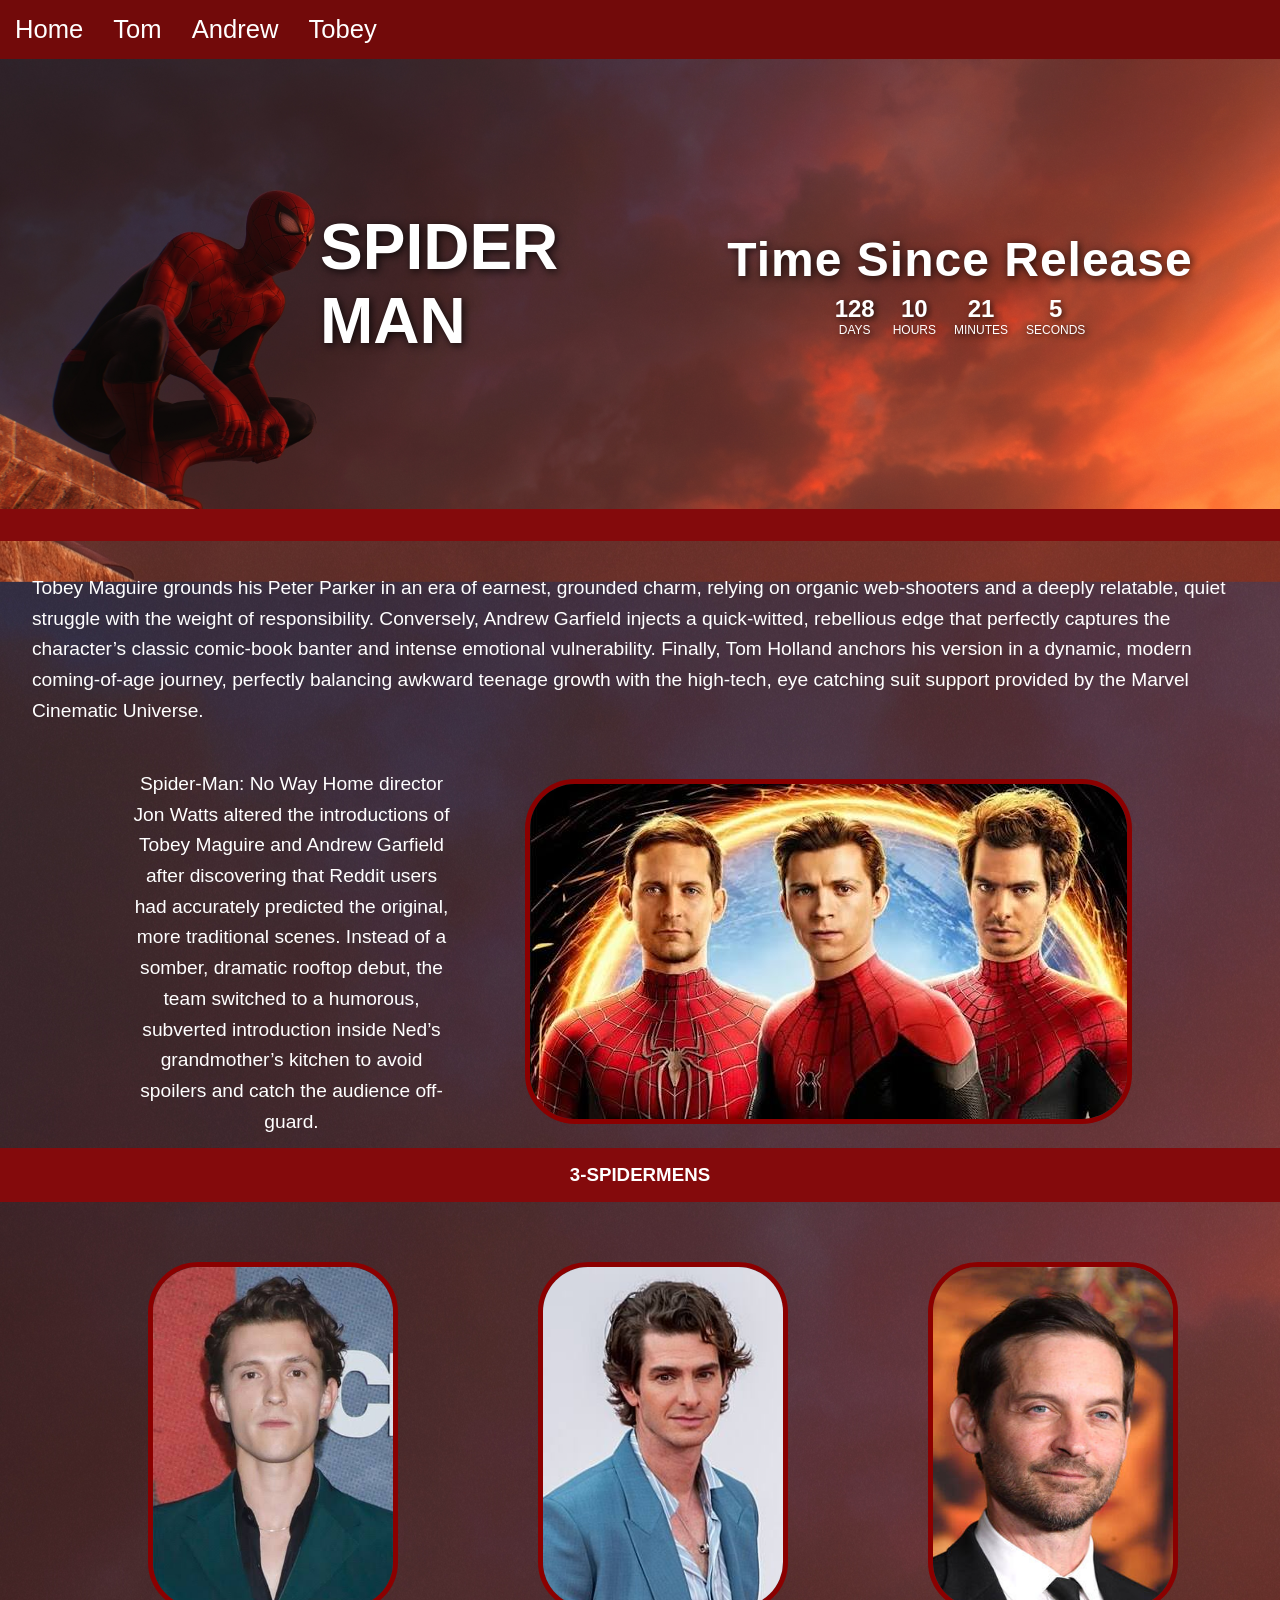
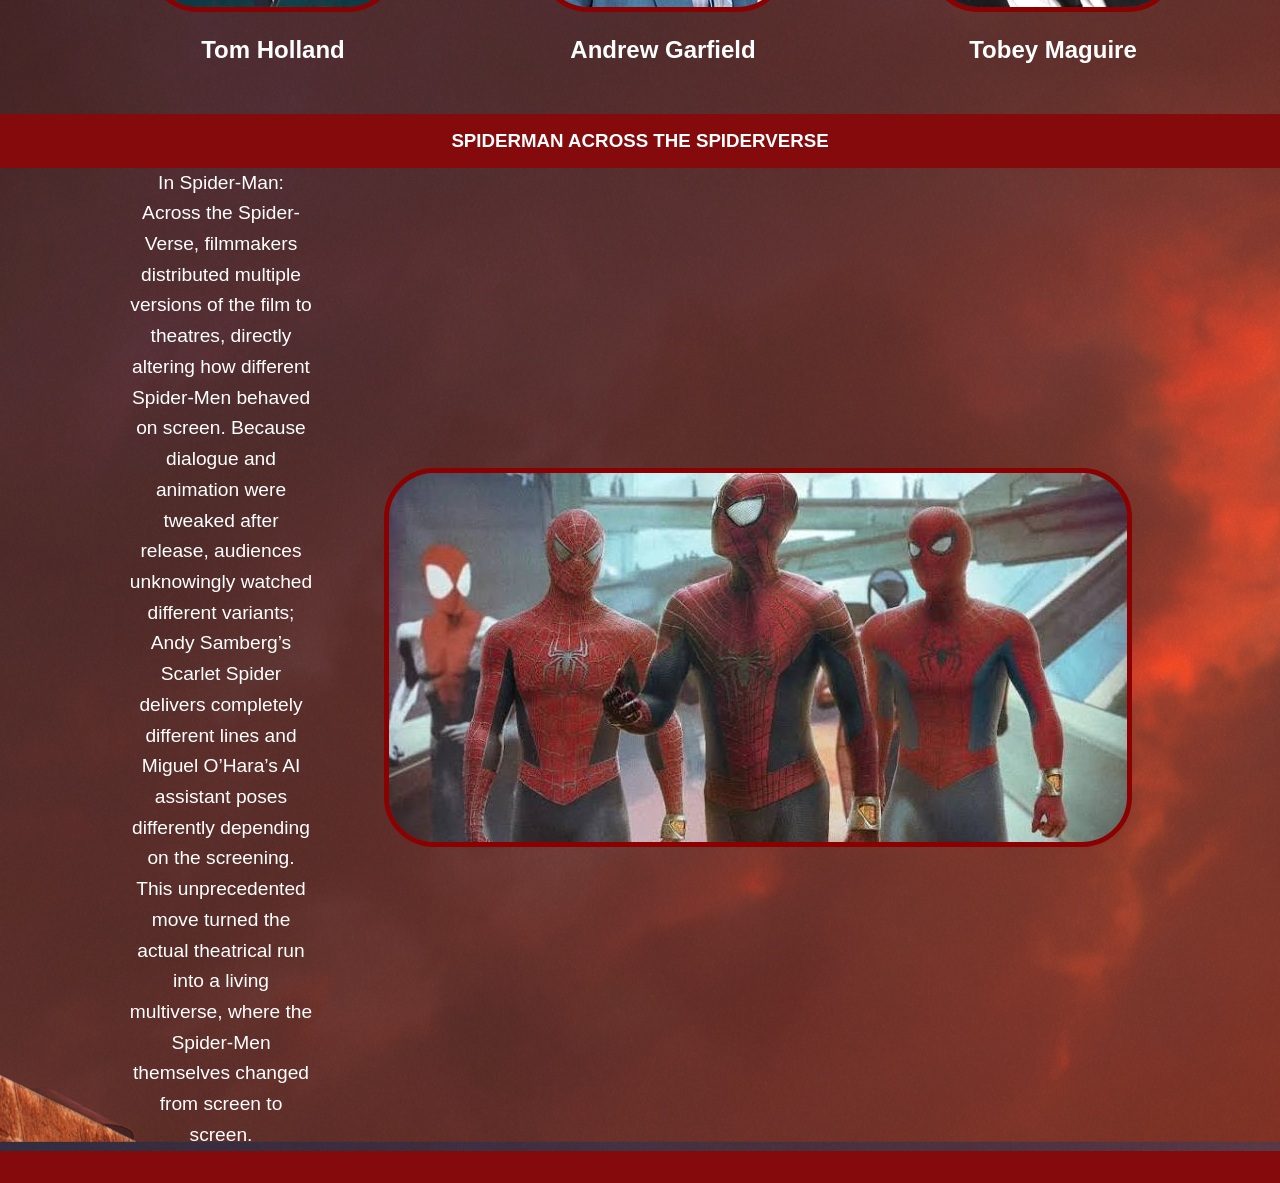
<file: index.html>
<!DOCTYPE html>
<html lang="en">
<head>
    <meta charset="UTF-8">
    <meta name="viewport" content="width=device-width, initial-scale=1.0">
    <link rel="stylesheet" href="style.css">
    <title>Document</title>
    <link rel="stylesheet" herf=" style.css">
</head>
<body>

    <nav class = "navbar"> <!-- Got this from a video-->
    <ul>
        <li><a href="index.html">Home</a></li>
        <li><a href="Tom.html">Tom</a></li>
        <li><a href="Andrew.html">Andrew</a></li>
        <li><a href="Tobey.html">Tobey</a></li>
    </ul>
</nav>

    <section class="hero-image">
        <h1 class="hero-text">
            SPIDER<br>MAN
        </h1>

        <div class="timer">   
                <h1 class="countdown-text">
                    Time Since Release
                </h1>

            <!--Countdown-->

            <div class="timer-container">
                <div class="time">
                    <h2 id="days">00</h2>
                    <p>Days</p>
                </div>
                <div class="time">
                        <h2 id="hours">00</h2>
                        <p>Hours</p>
                </div>
                <div class="time">
                    <h2 id="minutes">00</h2>
                    <p>Minutes</p>
                </div>
               <div class="time">
                    <h2 id="seconds">00</h2>
                    <p>Seconds</p>
                </div>
                <script src="timer.js"></script>
            </div>
        </div>
    </section>
    <section class="heading">
        <h1></h1>
    </section>
    <section class="section">
    <section class="text">
        Tobey Maguire grounds his Peter Parker in an era of earnest, grounded charm, relying on organic web-shooters and a deeply relatable, quiet struggle with the weight of responsibility. Conversely, Andrew Garfield injects a quick-witted, rebellious edge that perfectly captures the character’s classic comic-book banter and intense emotional vulnerability. Finally, Tom Holland anchors his version in a dynamic, modern coming-of-age journey, perfectly balancing awkward teenage growth with the high-tech, eye catching suit support provided by the Marvel Cinematic Universe.
    </section>
    <section class="two_section">
        <div class="image">
            <img src="./images_Spiderman/SpidermanNoWayHome.jpg" alt="spiderman"></img>
        </div>
        <div class="text2">
            <p>Spider-Man: No Way Home director Jon Watts altered the introductions of Tobey Maguire and Andrew Garfield after discovering that Reddit users had accurately predicted the original, more traditional scenes. Instead of a somber, dramatic rooftop debut, the team switched to a humorous, subverted introduction inside Ned’s grandmother’s kitchen to avoid spoilers and catch the audience off-guard.
            </p>
        </div>
    </section>

    <section class="heading">
        <h1>3-SPIDERMENS</h1>
    </section>

    <section class="three-column">
        <div>
            <img class="card-image" src="./images_Spiderman/Tom.jpg" alt="Tom Holland">
            <h2 class="card-text">Tom Holland</h2>
        </div>
        <div>
            <img class="card-image" src="./images_Spiderman/Andrew.jpg" alt="Andrew Garfield">
            <h2 class="card-text">Andrew Garfield</h2>
        </div>
        <div>
            <img class="card-image" src="./images_Spiderman/Tobey.jpg" alt="Tobey Maguire">
            <h2 class="card-text">Tobey Maguire</h2>
        </div>
    </section>

     <section class="heading">
        <h1>SPIDERMAN ACROSS THE SPIDERVERSE</h1>
    </section>

<section class="two_section">
        <div class="image">
            <img src="./images_Spiderman/3 spidermans.jpg" alt="spiderman"></img>
        </div>
        <div class="text3">
            <p>In Spider-Man: Across the Spider-Verse, filmmakers distributed multiple versions of the film to theatres, directly altering how different Spider-Men behaved on screen. Because dialogue and animation were tweaked after release, audiences unknowingly watched different variants; Andy Samberg’s Scarlet Spider delivers completely different lines and Miguel O’Hara’s AI assistant poses differently depending on the screening. This unprecedented move turned the actual theatrical run into a living multiverse, where the Spider-Men themselves changed from screen to screen.
            </p>
        </div>
    </section>

    <section class="heading">
    </section>


</body>
</file>
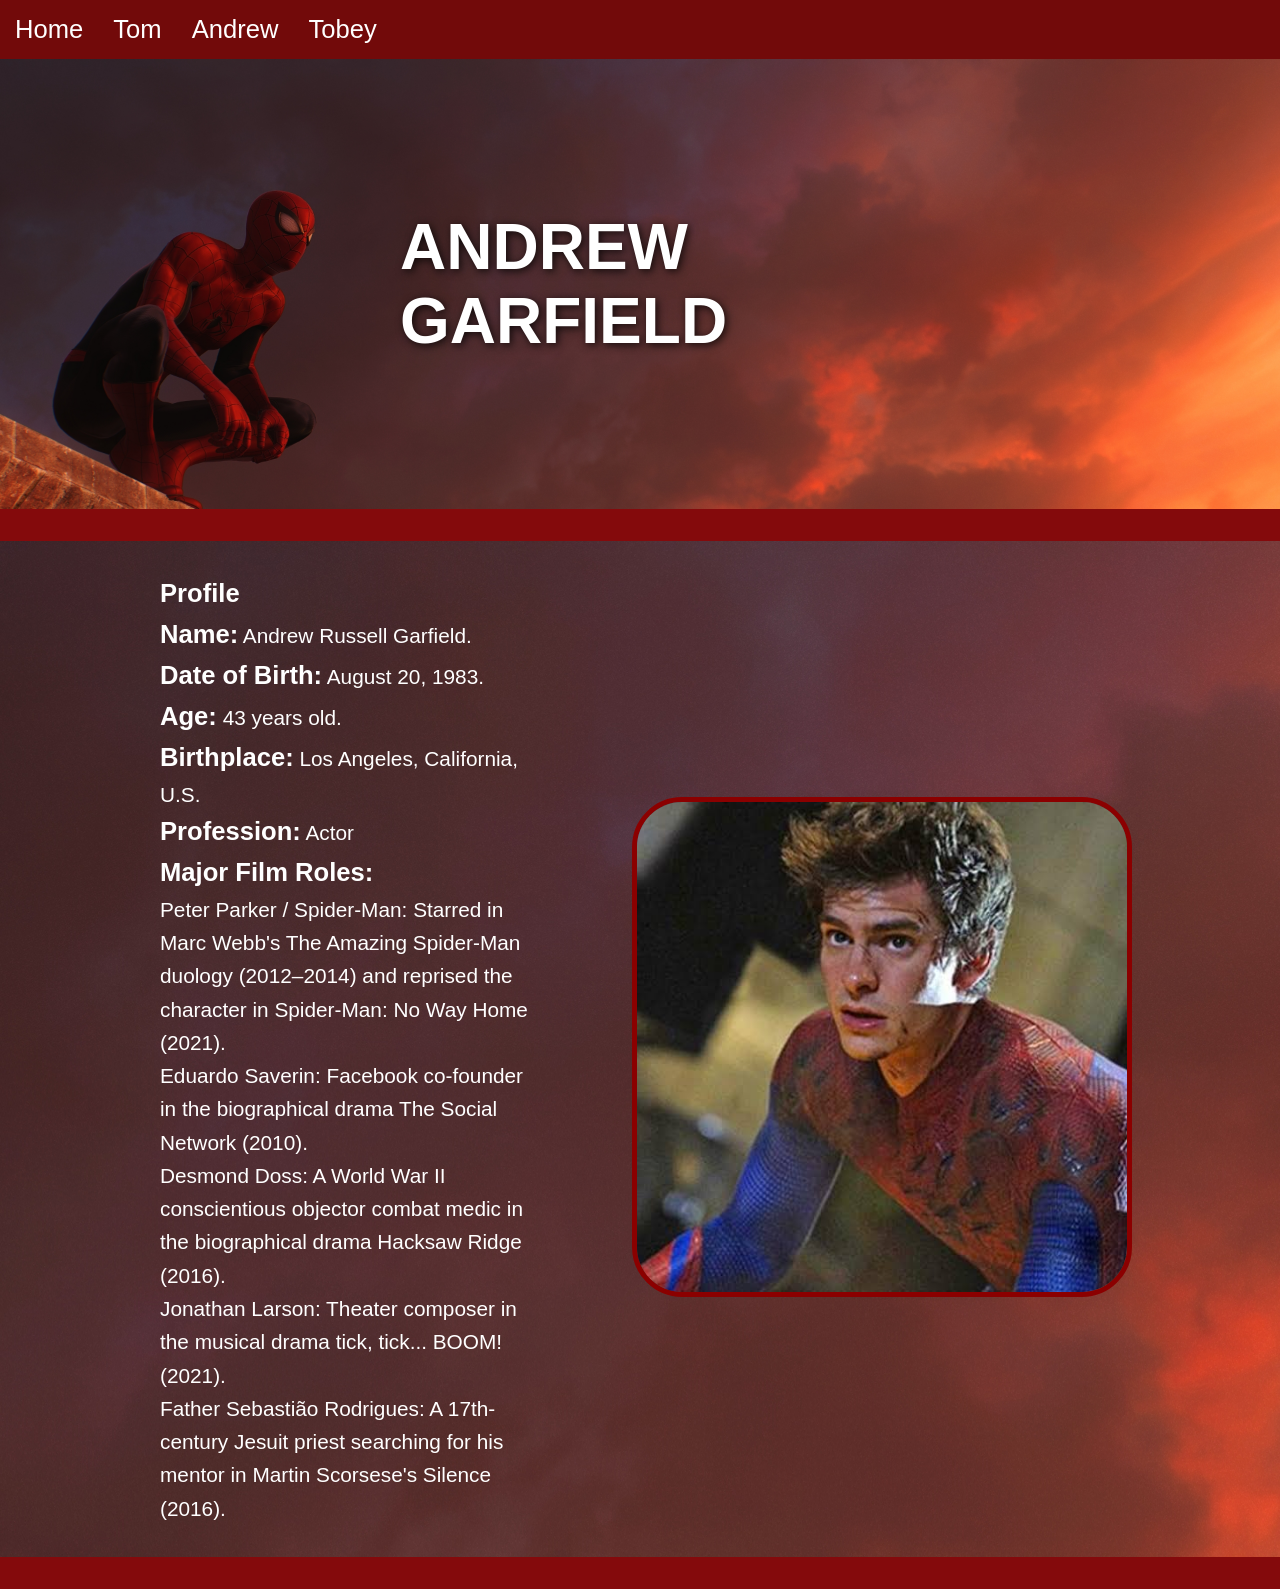
<file: Andrew.html>
<!DOCTYPE html>
<html lang="en">
<head>
    <meta charset="UTF-8">
    <meta name="viewport" content="width=device-width, initial-scale=1.0">
    <link rel="stylesheet" href="style.css">
    <title>Document</title>
    <link rel="stylesheet" herf=" style.css">
</head>
<body>

    <nav class = "navbar"> <!-- Got this from a video-->
    <ul>
        <li><a href="index.html">Home</a></li>
        <li><a href="Tom.html">Tom</a></li>
        <li><a href="Andrew.html">Andrew</a></li>
        <li><a href="Tobey.html">Tobey</a></li>
    </ul>
</nav>

    <section class="hero-image">
        <h1 class="character-text">
            ANDREW GARFIELD
        </h1>
    </section>
    <section class="heading">
        <h1></h1>
    </section>
    <section class="section">
        <section class="two_section">
            <div class="image">
                <img class="image4" src="./images_Spiderman/Andrewspiderman.jpeg" alt="ANDREW"></img>
            </div>
            <div class="text5">

                <p> 
                    <strong>Profile</strong><br>
                    <strong>Name:</strong> Andrew Russell Garfield.<br>
                    <strong>Date of Birth:</strong> August 20, 1983.<br>
                    <strong>Age:</strong> 43 years old.<br>
                    <strong>Birthplace:</strong> Los Angeles, California, U.S.<br>
                    <strong>Profession:</strong> Actor<br>
                    <strong>Major Film Roles:</strong><br>
                    
                    Peter Parker / Spider-Man: Starred in Marc Webb's The Amazing Spider-Man duology (2012–2014) and reprised the character in Spider-Man: No Way Home (2021).<br>
                    Eduardo Saverin: Facebook co-founder in the biographical drama The Social Network (2010).<br>
                    Desmond Doss: A World War II conscientious objector combat medic in the biographical drama Hacksaw Ridge (2016).<br>
                    Jonathan Larson: Theater composer in the musical drama tick, tick... BOOM! (2021).<br>
                    Father Sebastião Rodrigues: A 17th-century Jesuit priest searching for his mentor in Martin Scorsese's Silence (2016).

                                    </p>
            </div>
        </section>
    </section>
     <section class="heading">
        <h1></h1>
</file>
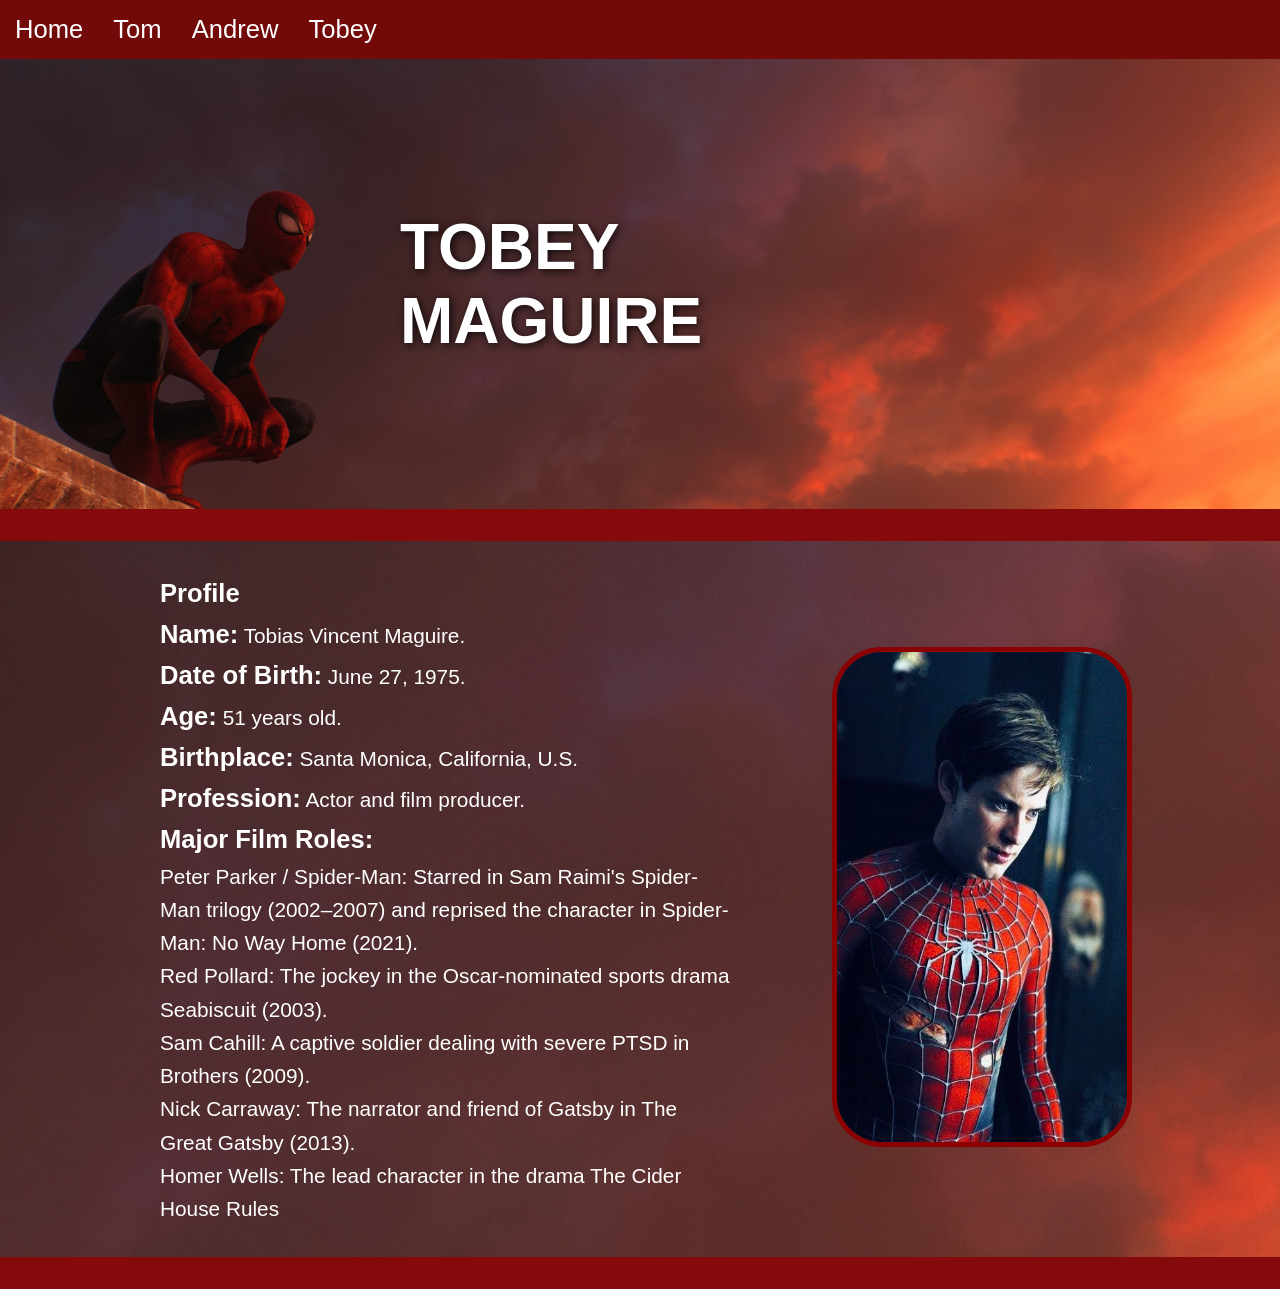
<file: Tobey.html>
<!DOCTYPE html>
<html lang="en">
<head>
    <meta charset="UTF-8">
    <meta name="viewport" content="width=device-width, initial-scale=1.0">
    <link rel="stylesheet" href="style.css">
    <title>Document</title>
    <link rel="stylesheet" herf=" style.css">
</head>
<body>

    <nav class = "navbar"> <!-- Got this from a video-->
    <ul>
        <li><a href="index.html">Home</a></li>
        <li><a href="Tom.html">Tom</a></li>
        <li><a href="Andrew.html">Andrew</a></li>
        <li><a href="Tobey.html">Tobey</a></li>
    </ul>
</nav>

    <section class="hero-image">
        <h1 class="character-text">
            TOBEY MAGUIRE
        </h1>
    </section>
    <section class="heading">
        <h1></h1>
    </section>
    <section class="section">
        <section class="two_section">
            <div class="image">
                <img class="image3" src="./images_Spiderman/Tobeyspiderman.jpeg" alt="TOBEY"></img>
            </div>
            <div class="text5">

                <p> 
                    <strong>Profile</strong><br>
                    <strong>Name:</strong> Tobias Vincent Maguire.<br>
                    <strong>Date of Birth:</strong> June 27, 1975.<br>
                    <strong>Age:</strong> 51 years old.<br>
                    <strong>Birthplace:</strong> Santa Monica, California, U.S.<br>
                    <strong>Profession:</strong> Actor and film producer.<br>
                    <strong>Major Film Roles:</strong><br>
                    
                    Peter Parker / Spider-Man: Starred in Sam Raimi's Spider-Man trilogy (2002–2007) and reprised the character in Spider-Man: No Way Home (2021).<br>
                    Red Pollard: The jockey in the Oscar-nominated sports drama Seabiscuit (2003).<br>
                    Sam Cahill: A captive soldier dealing with severe PTSD in Brothers (2009).<br>
                    Nick Carraway: The narrator and friend of Gatsby in The Great Gatsby (2013).<br>
                    Homer Wells: The lead character in the drama The Cider House Rules

                </p>
            </div>
        </section>
    </section>
     <section class="heading">
        <h1></h1>
</file>
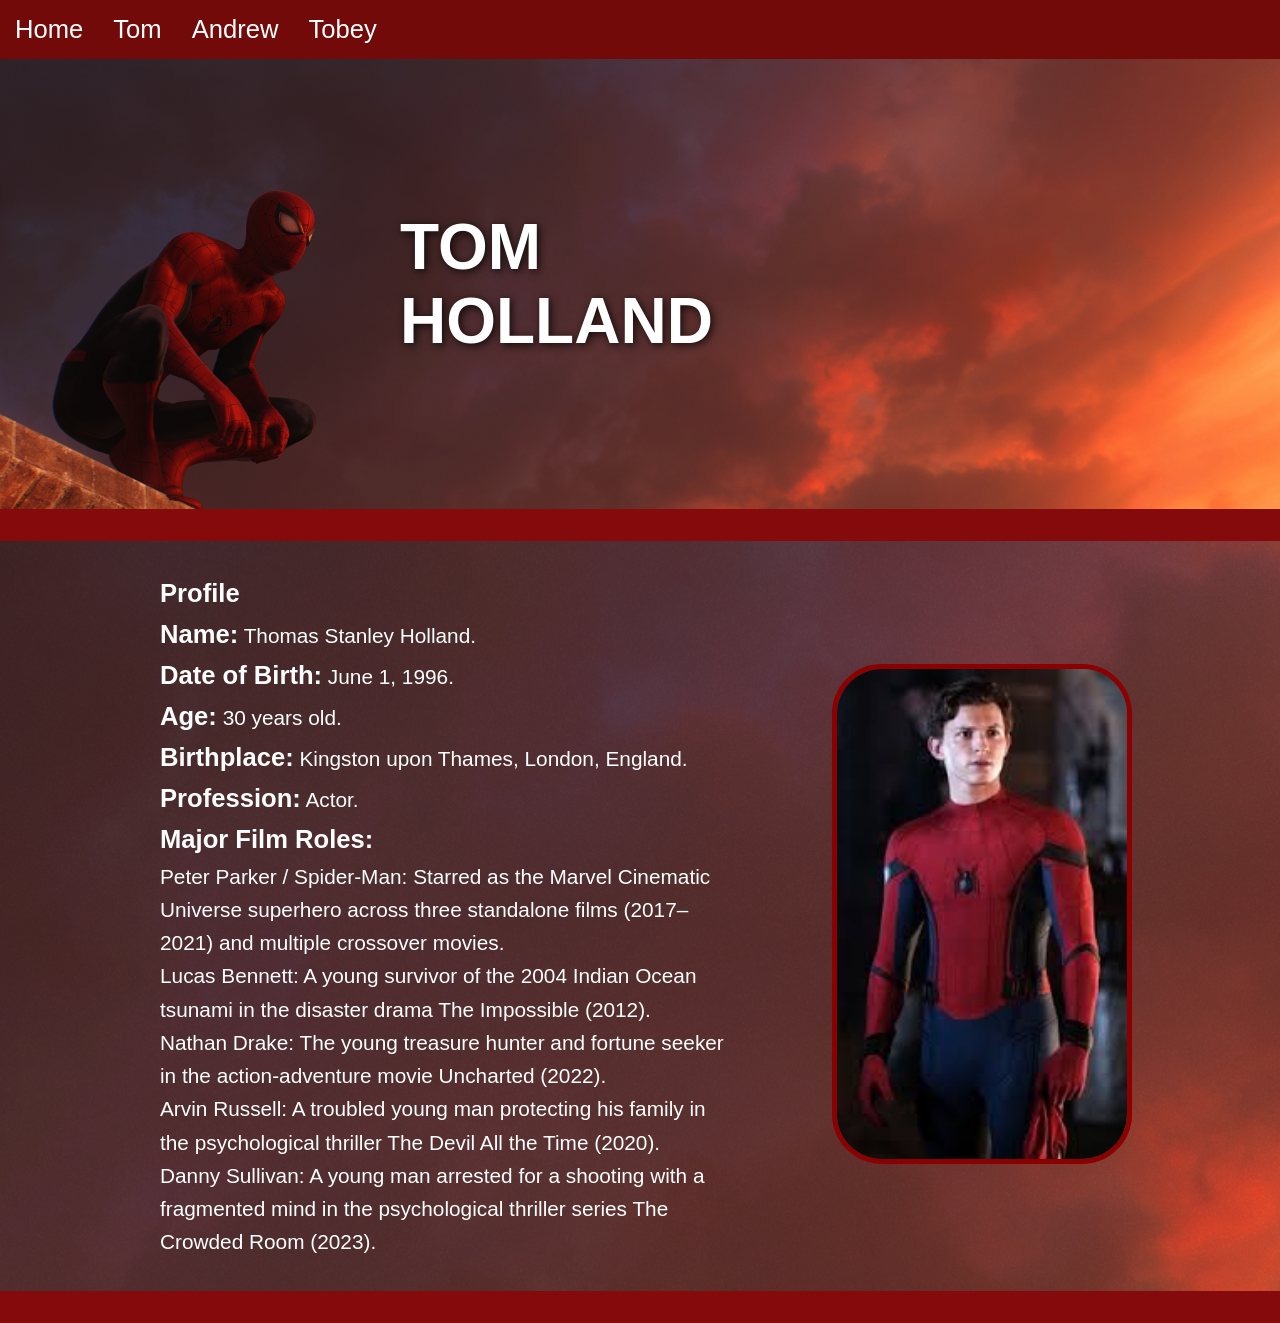
<file: Tom.html>
<!DOCTYPE html>
<html lang="en">
<head>
    <meta charset="UTF-8">
    <meta name="viewport" content="width=device-width, initial-scale=1.0">
    <link rel="stylesheet" href="style.css">
    <title>Document</title>
    <link rel="stylesheet" herf=" style.css">
</head>
<body>

    <nav class = "navbar"> <!-- Got this from a video-->
    <ul>
        <li><a href="index.html">Home</a></li>
        <li><a href="Tom.html">Tom</a></li>
        <li><a href="Andrew.html">Andrew</a></li>
        <li><a href="Tobey.html">Tobey</a></li>
    </ul>
</nav>

    <section class="hero-image">
        <h1 class="character-text">
            TOM HOLLAND
        </h1>
    </section>
    <section class="heading">
        <h1></h1>
    </section>
    <section class="section">
        <section class="two_section">
            <div class="image">
                <img class="image3" src="./images_Spiderman/Tomspiderman.jpeg" alt="TOM"></img>
            </div>
            <div class="text5">

                <p> 
                    <strong>Profile</strong><br>
                    <strong>Name:</strong> Thomas Stanley Holland.<br>
                    <strong>Date of Birth:</strong> June 1, 1996.<br>
                    <strong>Age:</strong> 30 years old.<br>
                    <strong>Birthplace:</strong> Kingston upon Thames, London, England.<br>
                    <strong>Profession:</strong> Actor.<br>
                    <strong>Major Film Roles:</strong><br>
                    
                    Peter Parker / Spider-Man: Starred as the Marvel Cinematic Universe superhero across three standalone films (2017–2021) and multiple crossover movies.<br>
                    Lucas Bennett: A young survivor of the 2004 Indian Ocean tsunami in the disaster drama The Impossible (2012).<br>
                    Nathan Drake: The young treasure hunter and fortune seeker in the action-adventure movie Uncharted (2022).<br>
                    Arvin Russell: A troubled young man protecting his family in the psychological thriller The Devil All the Time (2020).<br>
                    Danny Sullivan: A young man arrested for a shooting with a fragmented mind in the psychological thriller series The Crowded Room (2023).
                </p>
            </div>
        </section>
    </section>
     <section class="heading">
        <h1></h1>
</file>
<file: style.css>
<!-- Got this from a video-->
navigation-header {
    background-color: #860c0c;
    background-size: cover;
    height: 50px;
    color: #fff;
    align-items: center;
    justify-content: center;
    font-size: 25px;
}

.custom-btn {
  display: inline-block;
  padding: 12px 24px;
  font-family: sans-serif;
  font-size: 16px;
  font-weight: 600;
  text-align: center;
  text-decoration: none;
  background-color: #860808;
  color: #ffffff;
  border: none;
  border-radius: 6px;
  cursor: pointer;
  transition: all 0.3s ease;
}

.navbar ul{
    list-style-type: none;
    background-color:#720a0a;
    padding: 0px;
    overflow: hidden;
}

.navbar a{
    color: white;
    text-decoration: none;
    padding: 15px;
    display: block;
    text-align: center;
    font-family: 'Roboto', sans-serif;
    font-size: clamp(18px, 2vw, 35px);
}

.navbar a:hover{
    background-color:#860808;
}

.navbar li{
    float: left;
}

* {
    margin: 0;
    box-sizing: border-box;
    font-family: 'Trebuchet MS', 'Lucida Sans Unicode', 'Lucida Grande', 'Lucida Sans', Arial, sans-serif;
}

.hero-image {
    background-image: url("./images_Spiderman/Background.jpg");
    width: 100%;
    height: 450px;
    background-position: center;
    background-repeat: no-repeat;
    background-size: 100% auto;
    display: grid;
    grid-template-columns: 1fr 1fr;
    justify-content: center;
    align-items: center;
}

.hero-banner {
    display: grid;
    justify-content: center;
    grid-template-columns: 1fr;
}

.hero-text{
    color: rgb(255, 255, 255);
    padding-left: 320px;
    top: 150px;
    align-items: center;
    position: center;
    width: 100%;
    font-size: 4rem;
    text-shadow: 2px 2px 8px rgba(0, 0, 0, 0.8); 
}

.character-text{
    padding: 8rem;
    padding-left: 25rem;
    color: rgb(255, 255, 255);
    top: 150px;
    align-items: center;
    justify-content: center;
    position: center;
    width: 100%;
    font-size: 4rem;
    text-shadow: 2px 2px 8px rgba(0, 0, 0, 0.8); 
}

/* Countdown Header Text */
.countdown-text {
    color: rgb(255, 255, 255);
    font-size: 3rem;
    font-weight: bold;
    letter-spacing: 1px;
    text-shadow: 2px 2px 8px rgba(0, 0, 0, 0.8);
    margin-bottom: 8px;
}

/* Timer Container Box */

.timer {
    display: flex;
    flex-direction: column;
    justify-content: center;
    align-items: center;
}

.timer-container {
    display: flex;
    gap: 18px;
    justify-content: center;
}

/* Individual Timer Units */
.time {
    text-align: center;
    color: white;
    text-shadow: 2px 2px 6px rgba(0, 0, 0, 0.8);
}

.time h2 {
    font-size: 1.5rem;
    font-weight: bold;
}

.time p {
    font-size: 0.75rem;
    text-transform: uppercase;
}

.heading {
    background-color: lch(27.66% 59.95 36.89);
    display: flex;
    padding: 1rem;
    color: white;
    align-items: center;
    justify-content: center;
}

.text {
    padding: 2rem;
    font-size: 1.2rem;
    line-height: 1.6;
    color: white;
}

.text4 {
    padding: 2rem;
    font-size: 1.3rem;
    line-height: 1.6;
    color: white;
    text-align: left;
    width: 80%;
    align-items: center;
}

.text5 {
    padding: 2rem;
    font-size: 1.3rem;
    line-height: 1.6;
    color: white;
    text-align: left;
}


.section {
    background-image: url("./images_Spiderman/Background.jpg");
    background-size: fill;
    background-position: center;
    align-items: center;
}
.two_section {
    display: grid;
    grid-template-columns: 1fr 1fr;
    gap: 50px;
    width: 80%;
    margin: auto;
    align-items: center;
    justify-content: center;
    position: center;
}

img{
    margin: 20px;
    border-radius:50px;
    border: 5px solid darkred;
    align-items: center;
    
}

.text2 {
  font-size: 1.2rem;
  line-height: 1.6;
  color: white;
  text-align: center;
}

.section2 {
    background-image: url("./images_Spiderman/Background.jpg");
    background-size: fill;
    background-position: center;
    align-items: center;
}

.three-column{
    display: grid;
    grid-template-columns: repeat(3, 1fr);
    gap: 100px;
    width: 80%;
    margin: auto;
    margin-top: 40px;
    margin-bottom: 50px;
    color: white;
    text-align: center;
}   

.card-image {
    width: 250px;
    height: 350px;
    position: center;
    overflow: hidden;
    place-items: center;
}

.text3 {
  font-size: 1.2rem;
  line-height: 1.6;
  color: white;
  text-align: center;
}

.two_section {
  display: flex;
  flex-direction: row-reverse;
}

.image1 {
  width: 40%;
}

.image1 {
  width: 100%;
}

strong {
  font-weight: bold;
  font-size: 1.6rem;
}

.image3 {
  width: 300px;
  height: 500px;
}

.image4 {
  width: 500px;
  height: 500px;
}
</file>
